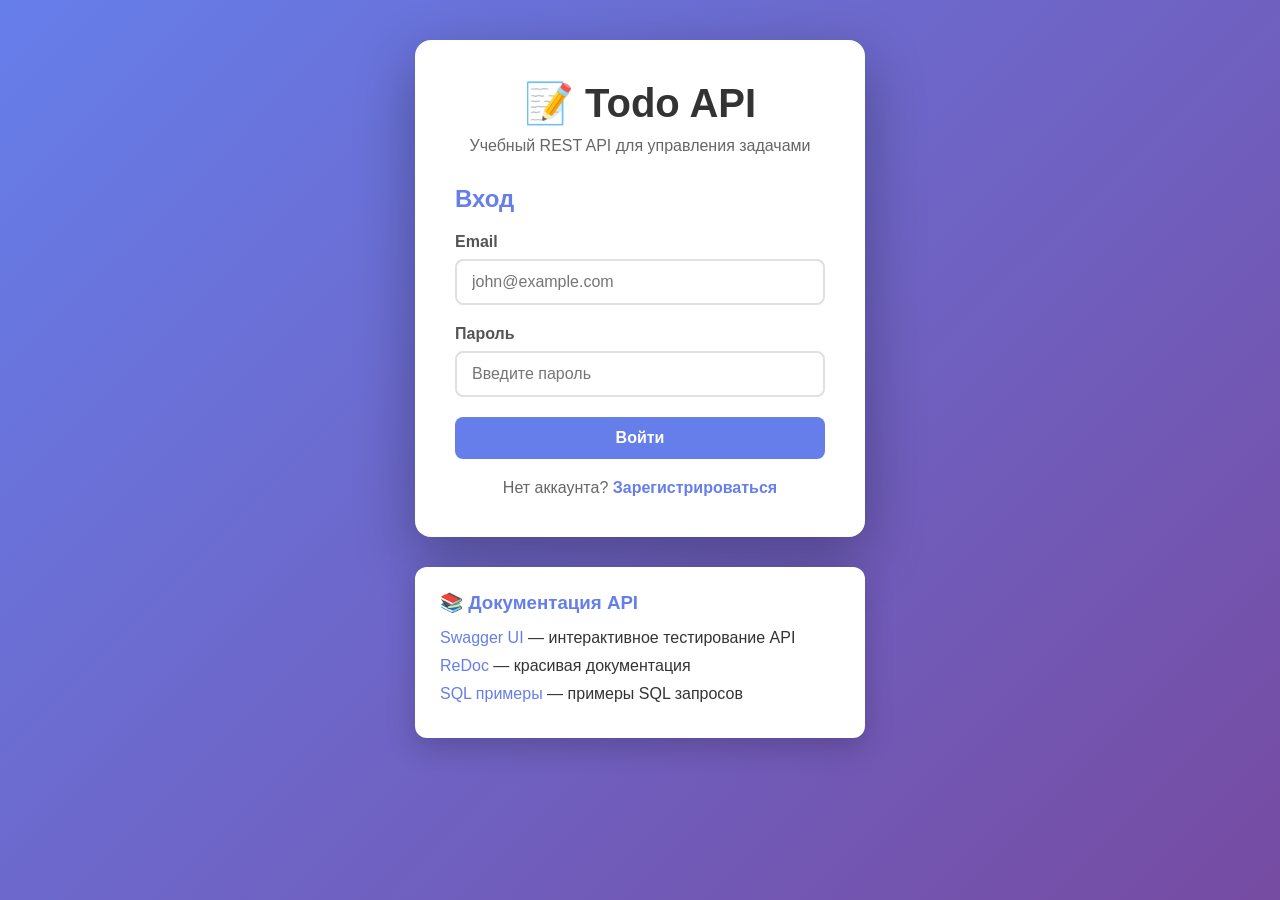
<file: static/index.html>
<!DOCTYPE html>
<html lang="ru">
<head>
    <meta charset="UTF-8">
    <meta name="viewport" content="width=device-width, initial-scale=1.0">
    <title>Todo API - Вход</title>
    <link rel="stylesheet" href="/static/css/style.css">
</head>
<body>
    <div class="container">
        <div class="auth-card">
            <h1>📝 Todo API</h1>
            <p class="subtitle">Учебный REST API для управления задачами</p>
            
            <!-- Формы переключаются -->
            <div id="login-form">
                <h2>Вход</h2>
                <form onsubmit="handleLogin(event)">
                    <div class="form-group">
                        <label for="login-email">Email</label>
                        <input type="email" id="login-email" required pattern="[^@\s]+@[^@\s]+\.[^@\s]+" title="Укажите адрес вида john@example.com: домен должен содержать точку" placeholder="john@example.com">
                    </div>
                    <div class="form-group">
                        <label for="login-password">Пароль</label>
                        <input type="password" id="login-password" required placeholder="Введите пароль">
                    </div>
                    <button type="submit" class="btn btn-primary">Войти</button>
                </form>
                <p class="switch-link">
                    Нет аккаунта? <a href="#" onclick="toggleForm(); return false;">Зарегистрироваться</a>
                </p>
            </div>
            
            <div id="register-form" style="display: none;">
                <h2>Регистрация</h2>
                <form onsubmit="handleRegister(event)">
                    <div class="form-group">
                        <label for="reg-username">Имя пользователя</label>
                        <input type="text" id="reg-username" required minlength="3" maxlength="50" placeholder="johndoe">
                    </div>
                    <div class="form-group">
                        <label for="reg-email">Email</label>
                        <input type="email" id="reg-email" required pattern="[^@\s]+@[^@\s]+\.[^@\s]+" title="Укажите адрес вида john@example.com: домен должен содержать точку" placeholder="john@example.com">
                    </div>
                    <div class="form-group">
                        <label for="reg-password">Пароль</label>
                        <input type="password" id="reg-password" required minlength="6" maxlength="100" placeholder="Минимум 6 символов">
                    </div>
                    <button type="submit" class="btn btn-primary">Зарегистрироваться</button>
                </form>
                <p class="switch-link">
                    Уже есть аккаунт? <a href="#" onclick="toggleForm(); return false;">Войти</a>
                </p>
            </div>
            
            <div id="message" class="message" style="display: none;"></div>
        </div>
        
        <div class="api-links">
            <h3>📚 Документация API</h3>
            <ul>
                <li><a href="/docs" target="_blank">Swagger UI</a> — интерактивное тестирование API</li>
                <li><a href="/redoc" target="_blank">ReDoc</a> — красивая документация</li>
                <li><a href="/docs-files/sql-examples.md" target="_blank">SQL примеры</a> — примеры SQL запросов</li>
            </ul>
        </div>
    </div>
    
    <script>
        const API_URL = window.location.origin;

        function formatApiError(payload, fallback) {
            const detail = payload && payload.detail;
            if (typeof detail === 'string') return detail;
            if (Array.isArray(detail)) {
                const parts = detail.map(function (item) {
                    const loc = Array.isArray(item.loc) ? item.loc : [];
                    const field = loc[loc.length - 1];
                    return field && field !== 'body' ? field + ': ' + item.msg : item.msg;
                });
                if (parts.length) return parts.join('; ');
            }
            return fallback;
        }
        
        function toggleForm() {
            const loginForm = document.getElementById('login-form');
            const registerForm = document.getElementById('register-form');
            
            if (loginForm.style.display === 'none') {
                loginForm.style.display = 'block';
                registerForm.style.display = 'none';
            } else {
                loginForm.style.display = 'none';
                registerForm.style.display = 'block';
            }
        }
        
        function showMessage(text, type = 'error') {
            const messageDiv = document.getElementById('message');
            messageDiv.textContent = text;
            messageDiv.className = `message message-${type}`;
            messageDiv.style.display = 'block';
            
            setTimeout(() => {
                messageDiv.style.display = 'none';
            }, 5000);
        }
        
        async function handleLogin(event) {
            event.preventDefault();
            
            const email = document.getElementById('login-email').value;
            const password = document.getElementById('login-password').value;
            
            try {
                const response = await fetch(`${API_URL}/api/v1/auth/login`, {
                    method: 'POST',
                    headers: { 'Content-Type': 'application/json' },
                    body: JSON.stringify({ email, password })
                });
                
                if (!response.ok) {
                    const error = await response.json();
                    throw new Error(formatApiError(error, 'Ошибка входа'));
                }
                
                const data = await response.json();
                localStorage.setItem('token', data.access_token);
                showMessage('Вход выполнен! Перенаправление...', 'success');
                
                setTimeout(() => {
                    window.location.href = '/dashboard';
                }, 1000);
                
            } catch (error) {
                showMessage(error.message);
            }
        }
        
        async function handleRegister(event) {
            event.preventDefault();
            
            const username = document.getElementById('reg-username').value;
            const email = document.getElementById('reg-email').value;
            const password = document.getElementById('reg-password').value;
            
            try {
                const response = await fetch(`${API_URL}/api/v1/auth/register`, {
                    method: 'POST',
                    headers: { 'Content-Type': 'application/json' },
                    body: JSON.stringify({ username, email, password })
                });
                
                if (!response.ok) {
                    const error = await response.json();
                    throw new Error(formatApiError(error, 'Ошибка регистрации'));
                }
                
                showMessage('Регистрация успешна! Теперь войдите.', 'success');
                
                setTimeout(() => {
                    toggleForm();
                }, 1500);
                
            } catch (error) {
                showMessage(error.message);
            }
        }
        
        // Проверка, если пользователь уже авторизован
        const token = localStorage.getItem('token');
        if (token) {
            window.location.href = '/dashboard';
        }
    </script>
</body>
</html>
</file>
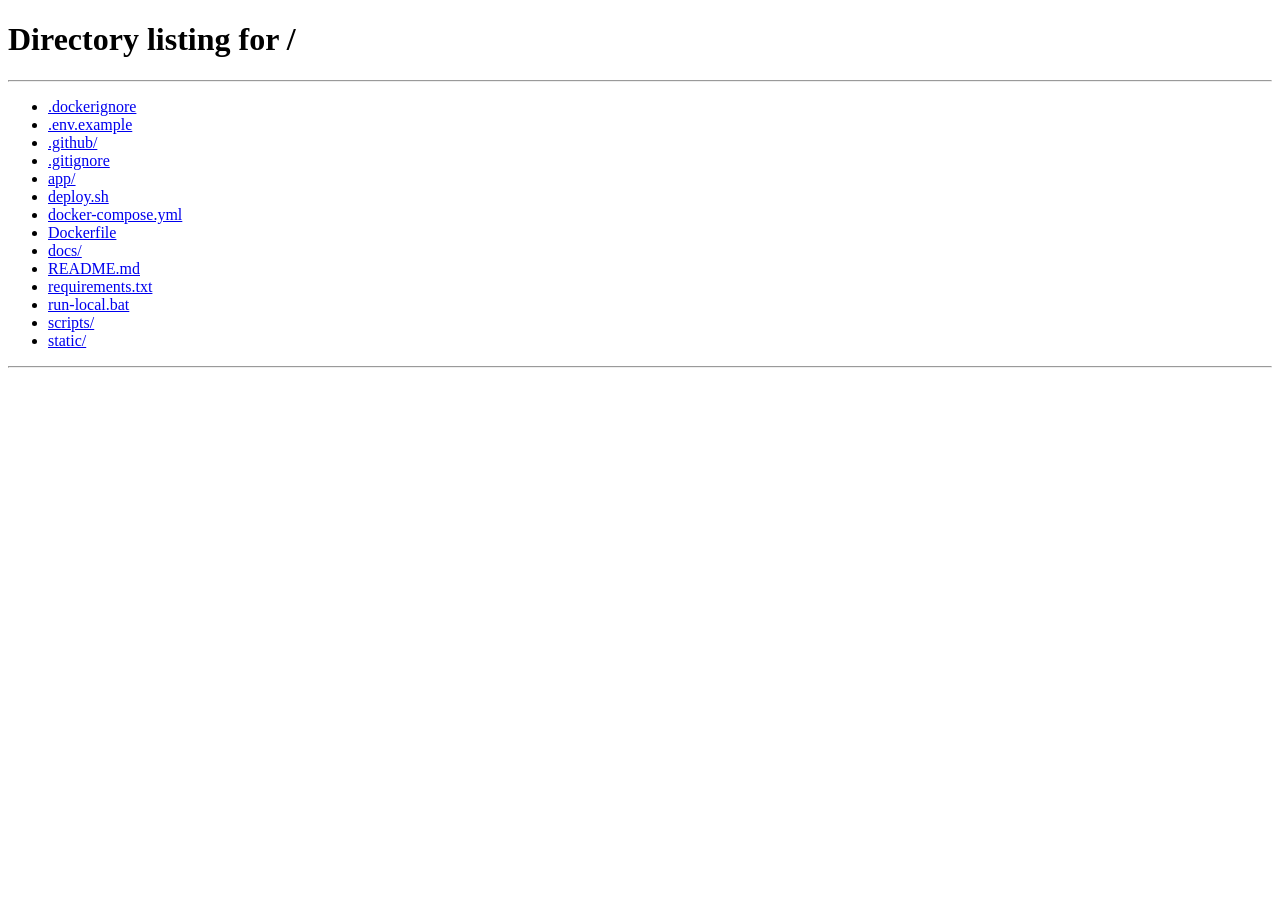
<file: static/dashboard.html>
<!DOCTYPE html>
<html lang="ru">
<head>
    <meta charset="UTF-8">
    <meta name="viewport" content="width=device-width, initial-scale=1.0">
    <title>Todo API - Дашборд</title>
    <link rel="stylesheet" href="/static/css/style.css">
</head>
<body>
    <div class="dashboard">
        <!-- Шапка -->
        <header class="header">
            <div class="header-left">
                <h1>📝 Todo API</h1>
                <span class="user-info" id="user-info"></span>
            </div>
            <div class="header-right">
                <a href="/docs" target="_blank" class="btn btn-secondary">📚 Swagger UI</a>
                <button onclick="logout()" class="btn btn-danger">Выйти</button>
            </div>
        </header>
        
        <div class="container">
            <!-- Фильтры и поиск -->
            <div class="filters-card">
                <h2>🔍 Фильтры</h2>
                <div class="filters-grid">
                    <div class="filter-group">
                        <label for="filter-status">Статус</label>
                        <select id="filter-status" onchange="applyFilters()">
                            <option value="">Все статусы</option>
                            <option value="new">Новая</option>
                            <option value="in_progress">В работе</option>
                            <option value="done">Завершена</option>
                            <option value="cancelled">Отменена</option>
                        </select>
                    </div>
                    
                    <div class="filter-group">
                        <label for="filter-priority">Приоритет</label>
                        <select id="filter-priority" onchange="applyFilters()">
                            <option value="">Все приоритеты</option>
                            <option value="high">Высокий</option>
                            <option value="medium">Средний</option>
                            <option value="low">Низкий</option>
                        </select>
                    </div>
                    
                    <div class="filter-group">
                        <label for="search-input">Поиск</label>
                        <input type="text" id="search-input" placeholder="Название или описание..." oninput="debounceSearch()">
                    </div>
                    
                    <div class="filter-group">
                        <label for="sort-select">Сортировка</label>
                        <select id="sort-select" onchange="applyFilters()">
                            <option value="created_at-desc">Дата создания (новые)</option>
                            <option value="created_at-asc">Дата создания (старые)</option>
                            <option value="title-asc">Название (А-Я)</option>
                            <option value="title-desc">Название (Я-А)</option>
                            <option value="priority-desc">Приоритет (высокий)</option>
                            <option value="priority-asc">Приоритет (низкий)</option>
                        </select>
                    </div>
                </div>
            </div>
            
            <!-- Кнопка создания и список -->
            <div class="todos-section">
                <div class="todos-header">
                    <h2>📋 Задачи</h2>
                    <button onclick="openCreateModal()" class="btn btn-primary">+ Создать задачу</button>
                </div>
                
                <div id="todos-list" class="todos-list"></div>
                
                <!-- Пагинация -->
                <div id="pagination" class="pagination" style="display: none;">
                    <button onclick="changePage(-1)" id="prev-btn" class="btn btn-secondary" disabled>← Назад</button>
                    <span id="page-info" class="page-info"></span>
                    <button onclick="changePage(1)" id="next-btn" class="btn btn-secondary" disabled>Вперёд →</button>
                </div>
            </div>
        </div>
    </div>
    
    <!-- Модальное окно для создания/редактирования -->
    <div id="todo-modal" class="modal" style="display: none;">
        <div class="modal-content">
            <div class="modal-header">
                <h3 id="modal-title">Создать задачу</h3>
                <button onclick="closeModal()" class="btn-close">&times;</button>
            </div>
            <form onsubmit="handleSaveTodo(event)">
                <input type="hidden" id="todo-id">
                <div class="form-group">
                    <label for="todo-title">Название *</label>
                    <input type="text" id="todo-title" required maxlength="200" placeholder="Введите название задачи">
                </div>
                <div class="form-group">
                    <label for="todo-description">Описание</label>
                    <textarea id="todo-description" rows="4" maxlength="1000" placeholder="Подробное описание задачи"></textarea>
                </div>
                <div class="form-row">
                    <div class="form-group">
                        <label for="todo-priority">Приоритет</label>
                        <select id="todo-priority">
                            <option value="low">Низкий</option>
                            <option value="medium" selected>Средний</option>
                            <option value="high">Высокий</option>
                        </select>
                    </div>
                    <div class="form-group" id="status-group" style="display: none;">
                        <label for="todo-status">Статус</label>
                        <select id="todo-status">
                            <option value="new">Новая</option>
                            <option value="in_progress">В работе</option>
                            <option value="done">Завершена</option>
                            <option value="cancelled">Отменена</option>
                        </select>
                    </div>
                </div>
                <div class="modal-actions">
                    <button type="button" onclick="closeModal()" class="btn btn-secondary">Отмена</button>
                    <button type="submit" class="btn btn-primary">Сохранить</button>
                </div>
            </form>
        </div>
    </div>
    
    <div id="message" class="toast" style="display: none;"></div>
    
    <script src="/static/js/app.js"></script>
</body>
</html>
</file>
<file: static/css/style.css>
/* === Reset & Base === */
* {
    margin: 0;
    padding: 0;
    box-sizing: border-box;
}

body {
    font-family: -apple-system, BlinkMacSystemFont, 'Segoe UI', Roboto, Oxygen, Ubuntu, sans-serif;
    background: linear-gradient(135deg, #667eea 0%, #764ba2 100%);
    min-height: 100vh;
    color: #333;
}

/* === Container === */
.container {
    max-width: 1200px;
    margin: 0 auto;
    padding: 40px 20px;
}

/* === Auth Card === */
.auth-card {
    background: white;
    border-radius: 16px;
    padding: 40px;
    max-width: 450px;
    margin: 0 auto 30px;
    box-shadow: 0 20px 60px rgba(0,0,0,0.3);
}

.auth-card h1 {
    font-size: 2.5em;
    margin-bottom: 10px;
    text-align: center;
}

.auth-card .subtitle {
    text-align: center;
    color: #666;
    margin-bottom: 30px;
}

.auth-card h2 {
    margin-bottom: 20px;
    color: #667eea;
}

/* === Form === */
.form-group {
    margin-bottom: 20px;
}

.form-group label {
    display: block;
    margin-bottom: 8px;
    font-weight: 600;
    color: #555;
}

.form-group input,
.form-group select,
.form-group textarea {
    width: 100%;
    padding: 12px 15px;
    border: 2px solid #e0e0e0;
    border-radius: 8px;
    font-size: 16px;
    transition: border-color 0.3s;
}

.form-group input:focus,
.form-group select:focus,
.form-group textarea:focus {
    outline: none;
    border-color: #667eea;
}

.form-row {
    display: grid;
    grid-template-columns: 1fr 1fr;
    gap: 15px;
}

/* === Buttons === */
.btn {
    padding: 12px 24px;
    border: none;
    border-radius: 8px;
    font-size: 16px;
    font-weight: 600;
    cursor: pointer;
    transition: all 0.3s;
    text-decoration: none;
    display: inline-block;
}

.btn-primary {
    background: #667eea;
    color: white;
    width: 100%;
}

.btn-primary:hover {
    background: #5568d3;
    transform: translateY(-2px);
}

.btn-secondary {
    background: #e0e0e0;
    color: #333;
}

.btn-secondary:hover {
    background: #d0d0d0;
}

.btn-danger {
    background: #e74c3c;
    color: white;
}

.btn-danger:hover {
    background: #c0392b;
}

.btn-small {
    padding: 8px 16px;
    font-size: 14px;
}

/* === Switch Link === */
.switch-link {
    text-align: center;
    margin-top: 20px;
    color: #666;
}

.switch-link a {
    color: #667eea;
    text-decoration: none;
    font-weight: 600;
}

.switch-link a:hover {
    text-decoration: underline;
}

/* === Message === */
.message {
    padding: 15px;
    border-radius: 8px;
    margin-top: 20px;
    text-align: center;
}

.message-error {
    background: #fee;
    color: #c33;
    border: 1px solid #fcc;
}

.message-success {
    background: #efe;
    color: #3c3;
    border: 1px solid #cfc;
}

/* === API Links === */
.api-links {
    background: white;
    border-radius: 12px;
    padding: 25px;
    max-width: 450px;
    margin: 0 auto;
    box-shadow: 0 10px 30px rgba(0,0,0,0.2);
}

.api-links h3 {
    margin-bottom: 15px;
    color: #667eea;
}

.api-links ul {
    list-style: none;
}

.api-links li {
    margin-bottom: 10px;
}

.api-links a {
    color: #667eea;
    text-decoration: none;
    font-weight: 500;
}

.api-links a:hover {
    text-decoration: underline;
}

/* === Dashboard === */
.dashboard {
    min-height: 100vh;
    background: #f5f7fa;
}

.header {
    background: white;
    padding: 20px 30px;
    display: flex;
    justify-content: space-between;
    align-items: center;
    box-shadow: 0 2px 10px rgba(0,0,0,0.1);
}

.header-left {
    display: flex;
    align-items: center;
    gap: 20px;
}

.header-left h1 {
    font-size: 1.8em;
    color: #667eea;
}

.user-info {
    background: #667eea;
    color: white;
    padding: 8px 16px;
    border-radius: 20px;
    font-size: 14px;
}

.header-right {
    display: flex;
    gap: 10px;
}

/* === Filters === */
.filters-card {
    background: white;
    border-radius: 12px;
    padding: 25px;
    margin: 30px 0;
    box-shadow: 0 2px 10px rgba(0,0,0,0.1);
}

.filters-card h2 {
    margin-bottom: 20px;
    color: #667eea;
}

.filters-grid {
    display: grid;
    grid-template-columns: repeat(auto-fit, minmax(200px, 1fr));
    gap: 20px;
}

/* === Todos Section === */
.todos-section {
    background: white;
    border-radius: 12px;
    padding: 25px;
    box-shadow: 0 2px 10px rgba(0,0,0,0.1);
}

.todos-header {
    display: flex;
    justify-content: space-between;
    align-items: center;
    margin-bottom: 25px;
}

.todos-header h2 {
    color: #667eea;
}

.todos-list {
    min-height: 200px;
}

/* === Todo Card === */
.todo-card {
    background: #f9f9f9;
    border-left: 4px solid #667eea;
    border-radius: 8px;
    padding: 20px;
    margin-bottom: 15px;
    transition: all 0.3s;
}

.todo-card:hover {
    box-shadow: 0 4px 15px rgba(0,0,0,0.1);
    transform: translateX(5px);
}

.todo-card.priority-high {
    border-left-color: #e74c3c;
}

.todo-card.priority-medium {
    border-left-color: #f39c12;
}

.todo-card.priority-low {
    border-left-color: #27ae60;
}

.todo-header {
    display: flex;
    justify-content: space-between;
    align-items: flex-start;
    margin-bottom: 10px;
}

.todo-title {
    font-size: 1.3em;
    font-weight: 600;
    color: #333;
}

.todo-meta {
    display: flex;
    gap: 15px;
    flex-wrap: wrap;
    margin-top: 10px;
}

.badge {
    padding: 4px 12px;
    border-radius: 12px;
    font-size: 12px;
    font-weight: 600;
    text-transform: uppercase;
}

.badge-status-new {
    background: #3498db;
    color: white;
}

.badge-status-in_progress {
    background: #f39c12;
    color: white;
}

.badge-status-done {
    background: #27ae60;
    color: white;
}

.badge-status-cancelled {
    background: #95a5a6;
    color: white;
}

.badge-priority-high {
    background: #e74c3c;
    color: white;
}

.badge-priority-medium {
    background: #f39c12;
    color: white;
}

.badge-priority-low {
    background: #27ae60;
    color: white;
}

.todo-actions {
    display: flex;
    gap: 10px;
}

.todo-description {
    color: #666;
    margin-top: 10px;
    line-height: 1.5;
}

.todo-date {
    color: #999;
    font-size: 12px;
    margin-top: 10px;
}

/* === Pagination === */
.pagination {
    display: flex;
    justify-content: center;
    align-items: center;
    gap: 20px;
    margin-top: 30px;
    padding-top: 20px;
    border-top: 2px solid #f0f0f0;
}

.page-info {
    font-weight: 600;
    color: #667eea;
}

/* === Modal === */
.modal {
    position: fixed;
    top: 0;
    left: 0;
    right: 0;
    bottom: 0;
    background: rgba(0,0,0,0.5);
    display: flex;
    align-items: center;
    justify-content: center;
    z-index: 1000;
}

.modal-content {
    background: white;
    border-radius: 12px;
    padding: 30px;
    max-width: 600px;
    width: 90%;
    max-height: 90vh;
    overflow-y: auto;
}

.modal-header {
    display: flex;
    justify-content: space-between;
    align-items: center;
    margin-bottom: 25px;
}

.modal-header h3 {
    color: #667eea;
}

.btn-close {
    background: none;
    border: none;
    font-size: 28px;
    cursor: pointer;
    color: #999;
}

.btn-close:hover {
    color: #333;
}

.modal-actions {
    display: flex;
    gap: 10px;
    margin-top: 25px;
}

.modal-actions .btn {
    flex: 1;
}

/* === Toast === */
.toast {
    position: fixed;
    bottom: 30px;
    right: 30px;
    background: #333;
    color: white;
    padding: 15px 25px;
    border-radius: 8px;
    box-shadow: 0 4px 15px rgba(0,0,0,0.3);
    z-index: 2000;
}

.toast.success {
    background: #27ae60;
}

.toast.error {
    background: #e74c3c;
}

/* === Empty State === */
.empty-state {
    text-align: center;
    padding: 60px 20px;
    color: #999;
}

.empty-state-icon {
    font-size: 64px;
    margin-bottom: 20px;
}

.empty-state h3 {
    margin-bottom: 10px;
    color: #666;
}

/* === Loading === */
.loading {
    text-align: center;
    padding: 40px;
    color: #667eea;
    font-size: 18px;
}

.loading::after {
    content: '...';
    animation: dots 1.5s infinite;
}

@keyframes dots {
    0%, 20% { content: '.'; }
    40% { content: '..'; }
    60%, 100% { content: '...'; }
}

/* === Responsive === */
@media (max-width: 768px) {
    .header {
        flex-direction: column;
        gap: 15px;
    }
    
    .header-right {
        width: 100%;
        justify-content: center;
    }
    
    .todos-header {
        flex-direction: column;
        gap: 15px;
    }
    
    .form-row {
        grid-template-columns: 1fr;
    }
}
</file>
